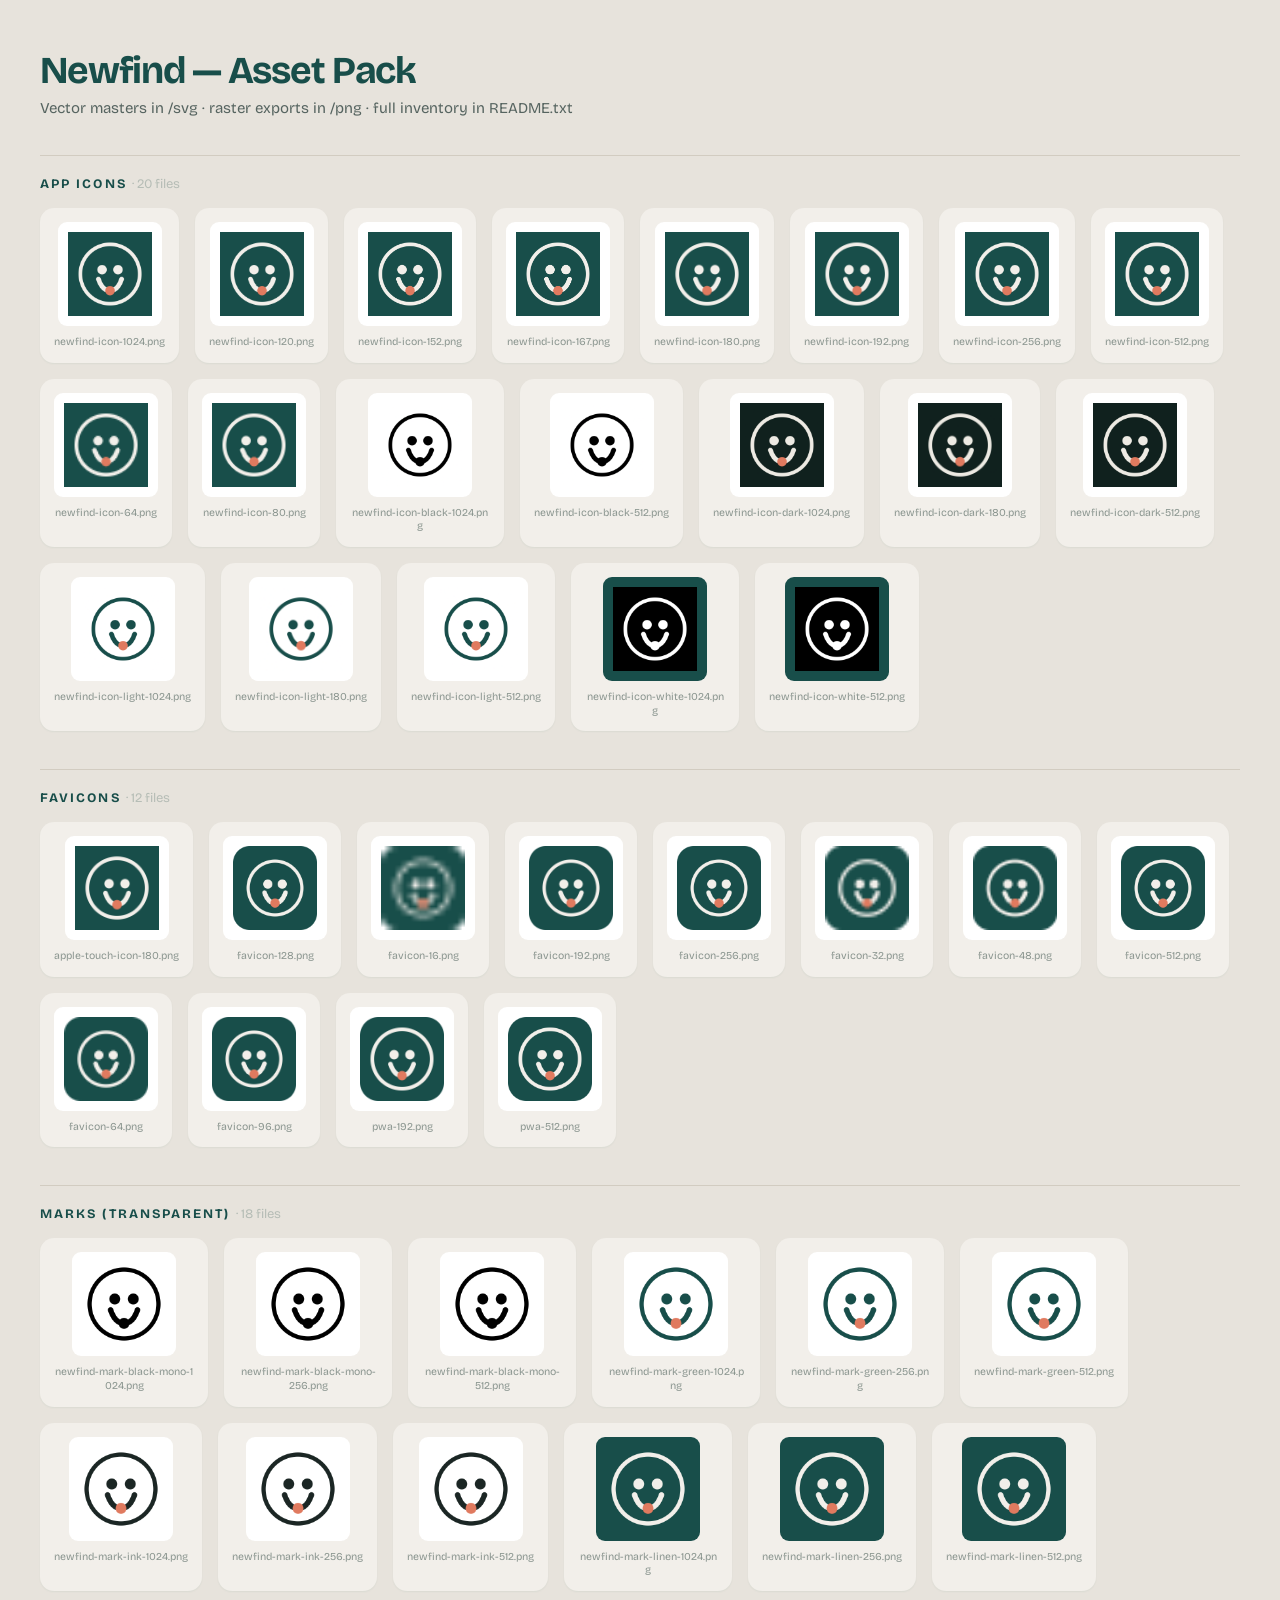
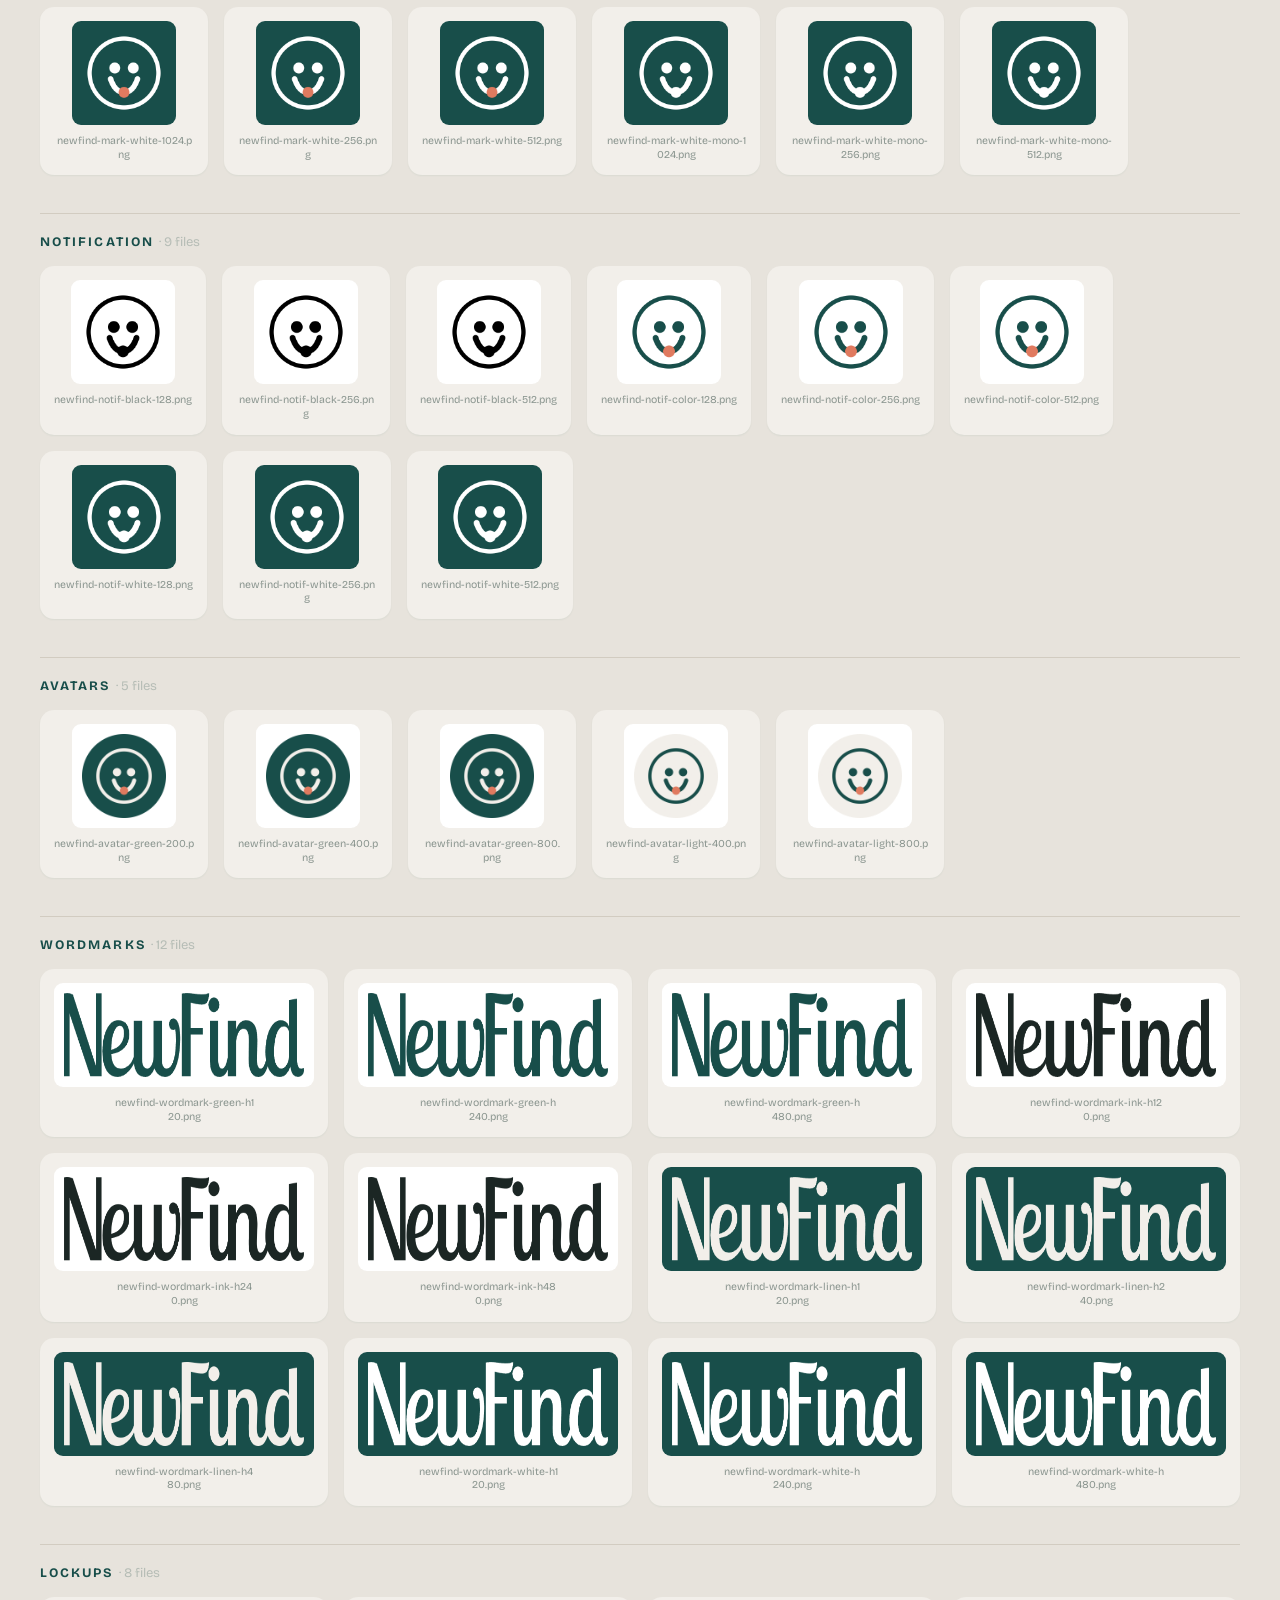
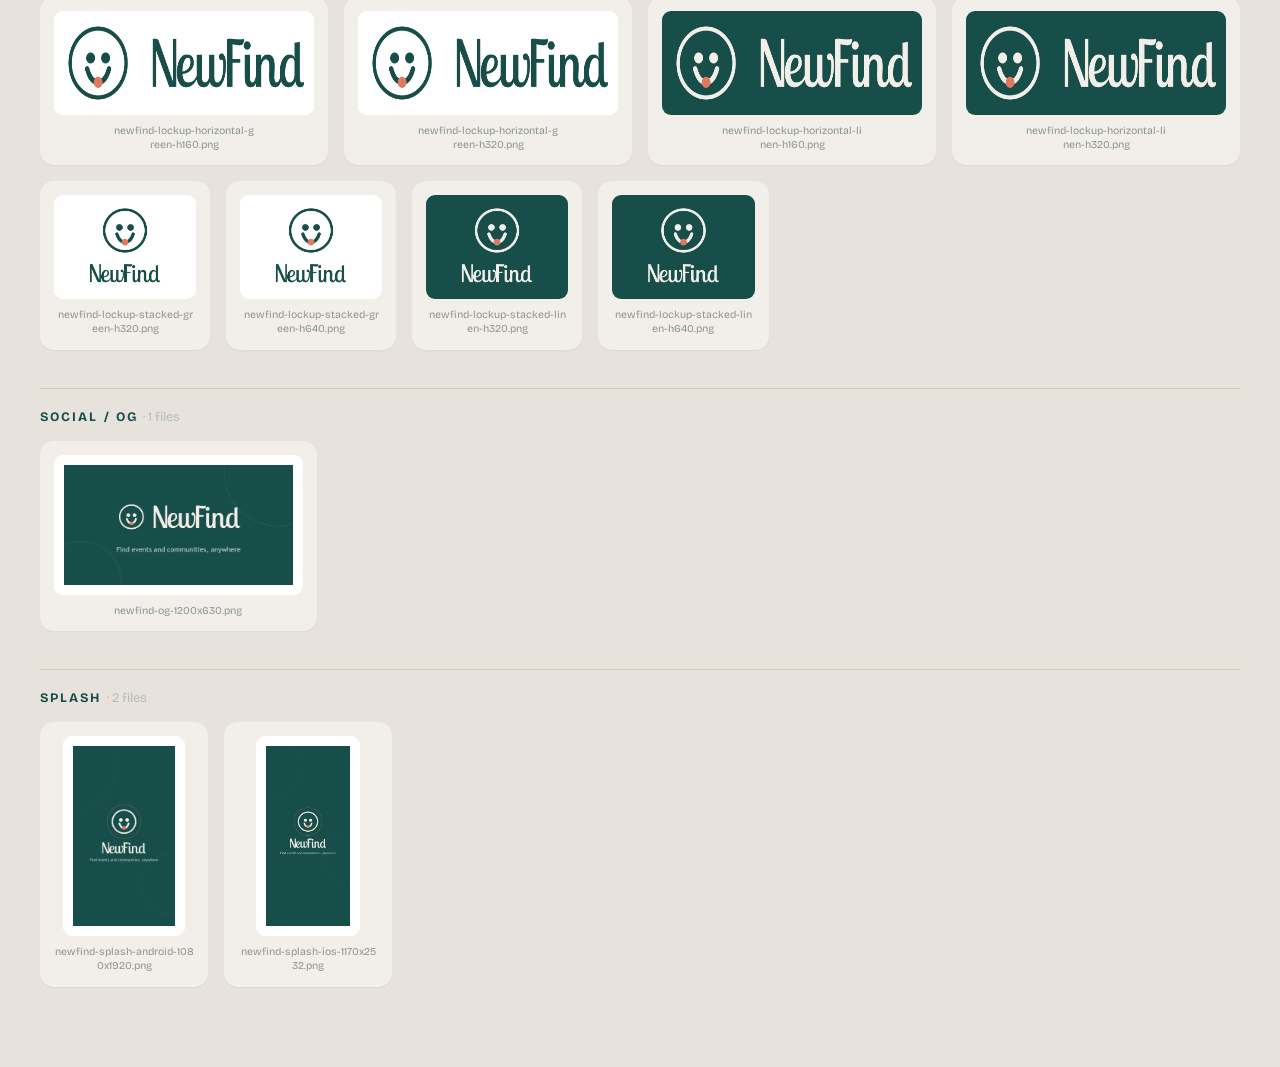
<file: logo_and_wordmark/index.html>
<!DOCTYPE html><html><head><meta charset="utf-8"><link href="https://fonts.googleapis.com/css2?family=Bricolage+Grotesque:wght@400;600;700&display=swap" rel="stylesheet"><style>
*{box-sizing:border-box}body{margin:0;background:#E7E3DC;font-family:'Bricolage Grotesque',sans-serif;color:#1B2624;padding:48px 40px 80px}
h1{color:#184E4A;font-size:38px;letter-spacing:-.03em;margin:0 0 6px}.sub{color:#566460;font-size:15px;margin-bottom:36px}
h2{color:#184E4A;font-size:13px;letter-spacing:.16em;text-transform:uppercase;margin:38px 0 16px;border-top:1px solid #D2CCC1;padding-top:20px}
.grid{display:flex;flex-wrap:wrap;gap:16px}
.card{background:#F2EFEA;border-radius:14px;padding:14px;display:flex;flex-direction:column;align-items:center;gap:9px;box-shadow:0 1px 2px rgba(24,78,74,.06)}
.card .imgwrap{display:flex;align-items:center;justify-content:center}
.card .nm{font-size:10.5px;color:#8A958F;max-width:140px;text-align:center;word-break:break-all;line-height:1.3}
</style></head><body>
<h1>Newfind — Asset Pack</h1><div class="sub">Vector masters in /svg · raster exports in /png · full inventory in README.txt</div><h2>App icons <span style="color:#B6BDB6;font-weight:400;text-transform:none;letter-spacing:0">· 20 files</span></h2><div class="grid"><div class="card"><div class="imgwrap" style="background:#FFFFFF;border-radius:9px;padding:10px;height:104px"><img src="png/app-icon/newfind-icon-1024.png" style="height:84px;max-width:240px;display:block"></div><div class="nm">newfind-icon-1024.png</div></div><div class="card"><div class="imgwrap" style="background:#FFFFFF;border-radius:9px;padding:10px;height:104px"><img src="png/app-icon/newfind-icon-120.png" style="height:84px;max-width:240px;display:block"></div><div class="nm">newfind-icon-120.png</div></div><div class="card"><div class="imgwrap" style="background:#FFFFFF;border-radius:9px;padding:10px;height:104px"><img src="png/app-icon/newfind-icon-152.png" style="height:84px;max-width:240px;display:block"></div><div class="nm">newfind-icon-152.png</div></div><div class="card"><div class="imgwrap" style="background:#FFFFFF;border-radius:9px;padding:10px;height:104px"><img src="png/app-icon/newfind-icon-167.png" style="height:84px;max-width:240px;display:block"></div><div class="nm">newfind-icon-167.png</div></div><div class="card"><div class="imgwrap" style="background:#FFFFFF;border-radius:9px;padding:10px;height:104px"><img src="png/app-icon/newfind-icon-180.png" style="height:84px;max-width:240px;display:block"></div><div class="nm">newfind-icon-180.png</div></div><div class="card"><div class="imgwrap" style="background:#FFFFFF;border-radius:9px;padding:10px;height:104px"><img src="png/app-icon/newfind-icon-192.png" style="height:84px;max-width:240px;display:block"></div><div class="nm">newfind-icon-192.png</div></div><div class="card"><div class="imgwrap" style="background:#FFFFFF;border-radius:9px;padding:10px;height:104px"><img src="png/app-icon/newfind-icon-256.png" style="height:84px;max-width:240px;display:block"></div><div class="nm">newfind-icon-256.png</div></div><div class="card"><div class="imgwrap" style="background:#FFFFFF;border-radius:9px;padding:10px;height:104px"><img src="png/app-icon/newfind-icon-512.png" style="height:84px;max-width:240px;display:block"></div><div class="nm">newfind-icon-512.png</div></div><div class="card"><div class="imgwrap" style="background:#FFFFFF;border-radius:9px;padding:10px;height:104px"><img src="png/app-icon/newfind-icon-64.png" style="height:84px;max-width:240px;display:block"></div><div class="nm">newfind-icon-64.png</div></div><div class="card"><div class="imgwrap" style="background:#FFFFFF;border-radius:9px;padding:10px;height:104px"><img src="png/app-icon/newfind-icon-80.png" style="height:84px;max-width:240px;display:block"></div><div class="nm">newfind-icon-80.png</div></div><div class="card"><div class="imgwrap" style="background:#FFFFFF;border-radius:9px;padding:10px;height:104px"><img src="png/app-icon/newfind-icon-black-1024.png" style="height:84px;max-width:240px;display:block"></div><div class="nm">newfind-icon-black-1024.png</div></div><div class="card"><div class="imgwrap" style="background:#FFFFFF;border-radius:9px;padding:10px;height:104px"><img src="png/app-icon/newfind-icon-black-512.png" style="height:84px;max-width:240px;display:block"></div><div class="nm">newfind-icon-black-512.png</div></div><div class="card"><div class="imgwrap" style="background:#FFFFFF;border-radius:9px;padding:10px;height:104px"><img src="png/app-icon/newfind-icon-dark-1024.png" style="height:84px;max-width:240px;display:block"></div><div class="nm">newfind-icon-dark-1024.png</div></div><div class="card"><div class="imgwrap" style="background:#FFFFFF;border-radius:9px;padding:10px;height:104px"><img src="png/app-icon/newfind-icon-dark-180.png" style="height:84px;max-width:240px;display:block"></div><div class="nm">newfind-icon-dark-180.png</div></div><div class="card"><div class="imgwrap" style="background:#FFFFFF;border-radius:9px;padding:10px;height:104px"><img src="png/app-icon/newfind-icon-dark-512.png" style="height:84px;max-width:240px;display:block"></div><div class="nm">newfind-icon-dark-512.png</div></div><div class="card"><div class="imgwrap" style="background:#FFFFFF;border-radius:9px;padding:10px;height:104px"><img src="png/app-icon/newfind-icon-light-1024.png" style="height:84px;max-width:240px;display:block"></div><div class="nm">newfind-icon-light-1024.png</div></div><div class="card"><div class="imgwrap" style="background:#FFFFFF;border-radius:9px;padding:10px;height:104px"><img src="png/app-icon/newfind-icon-light-180.png" style="height:84px;max-width:240px;display:block"></div><div class="nm">newfind-icon-light-180.png</div></div><div class="card"><div class="imgwrap" style="background:#FFFFFF;border-radius:9px;padding:10px;height:104px"><img src="png/app-icon/newfind-icon-light-512.png" style="height:84px;max-width:240px;display:block"></div><div class="nm">newfind-icon-light-512.png</div></div><div class="card"><div class="imgwrap" style="background:#184E4A;border-radius:9px;padding:10px;height:104px"><img src="png/app-icon/newfind-icon-white-1024.png" style="height:84px;max-width:240px;display:block"></div><div class="nm">newfind-icon-white-1024.png</div></div><div class="card"><div class="imgwrap" style="background:#184E4A;border-radius:9px;padding:10px;height:104px"><img src="png/app-icon/newfind-icon-white-512.png" style="height:84px;max-width:240px;display:block"></div><div class="nm">newfind-icon-white-512.png</div></div></div><h2>Favicons <span style="color:#B6BDB6;font-weight:400;text-transform:none;letter-spacing:0">· 12 files</span></h2><div class="grid"><div class="card"><div class="imgwrap" style="background:#FFFFFF;border-radius:9px;padding:10px;height:104px"><img src="png/favicon/apple-touch-icon-180.png" style="height:84px;max-width:240px;display:block"></div><div class="nm">apple-touch-icon-180.png</div></div><div class="card"><div class="imgwrap" style="background:#FFFFFF;border-radius:9px;padding:10px;height:104px"><img src="png/favicon/favicon-128.png" style="height:84px;max-width:240px;display:block"></div><div class="nm">favicon-128.png</div></div><div class="card"><div class="imgwrap" style="background:#FFFFFF;border-radius:9px;padding:10px;height:104px"><img src="png/favicon/favicon-16.png" style="height:84px;max-width:240px;display:block"></div><div class="nm">favicon-16.png</div></div><div class="card"><div class="imgwrap" style="background:#FFFFFF;border-radius:9px;padding:10px;height:104px"><img src="png/favicon/favicon-192.png" style="height:84px;max-width:240px;display:block"></div><div class="nm">favicon-192.png</div></div><div class="card"><div class="imgwrap" style="background:#FFFFFF;border-radius:9px;padding:10px;height:104px"><img src="png/favicon/favicon-256.png" style="height:84px;max-width:240px;display:block"></div><div class="nm">favicon-256.png</div></div><div class="card"><div class="imgwrap" style="background:#FFFFFF;border-radius:9px;padding:10px;height:104px"><img src="png/favicon/favicon-32.png" style="height:84px;max-width:240px;display:block"></div><div class="nm">favicon-32.png</div></div><div class="card"><div class="imgwrap" style="background:#FFFFFF;border-radius:9px;padding:10px;height:104px"><img src="png/favicon/favicon-48.png" style="height:84px;max-width:240px;display:block"></div><div class="nm">favicon-48.png</div></div><div class="card"><div class="imgwrap" style="background:#FFFFFF;border-radius:9px;padding:10px;height:104px"><img src="png/favicon/favicon-512.png" style="height:84px;max-width:240px;display:block"></div><div class="nm">favicon-512.png</div></div><div class="card"><div class="imgwrap" style="background:#FFFFFF;border-radius:9px;padding:10px;height:104px"><img src="png/favicon/favicon-64.png" style="height:84px;max-width:240px;display:block"></div><div class="nm">favicon-64.png</div></div><div class="card"><div class="imgwrap" style="background:#FFFFFF;border-radius:9px;padding:10px;height:104px"><img src="png/favicon/favicon-96.png" style="height:84px;max-width:240px;display:block"></div><div class="nm">favicon-96.png</div></div><div class="card"><div class="imgwrap" style="background:#FFFFFF;border-radius:9px;padding:10px;height:104px"><img src="png/favicon/pwa-192.png" style="height:84px;max-width:240px;display:block"></div><div class="nm">pwa-192.png</div></div><div class="card"><div class="imgwrap" style="background:#FFFFFF;border-radius:9px;padding:10px;height:104px"><img src="png/favicon/pwa-512.png" style="height:84px;max-width:240px;display:block"></div><div class="nm">pwa-512.png</div></div></div><h2>Marks (transparent) <span style="color:#B6BDB6;font-weight:400;text-transform:none;letter-spacing:0">· 18 files</span></h2><div class="grid"><div class="card"><div class="imgwrap" style="background:#FFFFFF;border-radius:9px;padding:10px;height:104px"><img src="png/mark/newfind-mark-black-mono-1024.png" style="height:84px;max-width:240px;display:block"></div><div class="nm">newfind-mark-black-mono-1024.png</div></div><div class="card"><div class="imgwrap" style="background:#FFFFFF;border-radius:9px;padding:10px;height:104px"><img src="png/mark/newfind-mark-black-mono-256.png" style="height:84px;max-width:240px;display:block"></div><div class="nm">newfind-mark-black-mono-256.png</div></div><div class="card"><div class="imgwrap" style="background:#FFFFFF;border-radius:9px;padding:10px;height:104px"><img src="png/mark/newfind-mark-black-mono-512.png" style="height:84px;max-width:240px;display:block"></div><div class="nm">newfind-mark-black-mono-512.png</div></div><div class="card"><div class="imgwrap" style="background:#FFFFFF;border-radius:9px;padding:10px;height:104px"><img src="png/mark/newfind-mark-green-1024.png" style="height:84px;max-width:240px;display:block"></div><div class="nm">newfind-mark-green-1024.png</div></div><div class="card"><div class="imgwrap" style="background:#FFFFFF;border-radius:9px;padding:10px;height:104px"><img src="png/mark/newfind-mark-green-256.png" style="height:84px;max-width:240px;display:block"></div><div class="nm">newfind-mark-green-256.png</div></div><div class="card"><div class="imgwrap" style="background:#FFFFFF;border-radius:9px;padding:10px;height:104px"><img src="png/mark/newfind-mark-green-512.png" style="height:84px;max-width:240px;display:block"></div><div class="nm">newfind-mark-green-512.png</div></div><div class="card"><div class="imgwrap" style="background:#FFFFFF;border-radius:9px;padding:10px;height:104px"><img src="png/mark/newfind-mark-ink-1024.png" style="height:84px;max-width:240px;display:block"></div><div class="nm">newfind-mark-ink-1024.png</div></div><div class="card"><div class="imgwrap" style="background:#FFFFFF;border-radius:9px;padding:10px;height:104px"><img src="png/mark/newfind-mark-ink-256.png" style="height:84px;max-width:240px;display:block"></div><div class="nm">newfind-mark-ink-256.png</div></div><div class="card"><div class="imgwrap" style="background:#FFFFFF;border-radius:9px;padding:10px;height:104px"><img src="png/mark/newfind-mark-ink-512.png" style="height:84px;max-width:240px;display:block"></div><div class="nm">newfind-mark-ink-512.png</div></div><div class="card"><div class="imgwrap" style="background:#184E4A;border-radius:9px;padding:10px;height:104px"><img src="png/mark/newfind-mark-linen-1024.png" style="height:84px;max-width:240px;display:block"></div><div class="nm">newfind-mark-linen-1024.png</div></div><div class="card"><div class="imgwrap" style="background:#184E4A;border-radius:9px;padding:10px;height:104px"><img src="png/mark/newfind-mark-linen-256.png" style="height:84px;max-width:240px;display:block"></div><div class="nm">newfind-mark-linen-256.png</div></div><div class="card"><div class="imgwrap" style="background:#184E4A;border-radius:9px;padding:10px;height:104px"><img src="png/mark/newfind-mark-linen-512.png" style="height:84px;max-width:240px;display:block"></div><div class="nm">newfind-mark-linen-512.png</div></div><div class="card"><div class="imgwrap" style="background:#184E4A;border-radius:9px;padding:10px;height:104px"><img src="png/mark/newfind-mark-white-1024.png" style="height:84px;max-width:240px;display:block"></div><div class="nm">newfind-mark-white-1024.png</div></div><div class="card"><div class="imgwrap" style="background:#184E4A;border-radius:9px;padding:10px;height:104px"><img src="png/mark/newfind-mark-white-256.png" style="height:84px;max-width:240px;display:block"></div><div class="nm">newfind-mark-white-256.png</div></div><div class="card"><div class="imgwrap" style="background:#184E4A;border-radius:9px;padding:10px;height:104px"><img src="png/mark/newfind-mark-white-512.png" style="height:84px;max-width:240px;display:block"></div><div class="nm">newfind-mark-white-512.png</div></div><div class="card"><div class="imgwrap" style="background:#184E4A;border-radius:9px;padding:10px;height:104px"><img src="png/mark/newfind-mark-white-mono-1024.png" style="height:84px;max-width:240px;display:block"></div><div class="nm">newfind-mark-white-mono-1024.png</div></div><div class="card"><div class="imgwrap" style="background:#184E4A;border-radius:9px;padding:10px;height:104px"><img src="png/mark/newfind-mark-white-mono-256.png" style="height:84px;max-width:240px;display:block"></div><div class="nm">newfind-mark-white-mono-256.png</div></div><div class="card"><div class="imgwrap" style="background:#184E4A;border-radius:9px;padding:10px;height:104px"><img src="png/mark/newfind-mark-white-mono-512.png" style="height:84px;max-width:240px;display:block"></div><div class="nm">newfind-mark-white-mono-512.png</div></div></div><h2>Notification <span style="color:#B6BDB6;font-weight:400;text-transform:none;letter-spacing:0">· 9 files</span></h2><div class="grid"><div class="card"><div class="imgwrap" style="background:#FFFFFF;border-radius:9px;padding:10px;height:104px"><img src="png/notification/newfind-notif-black-128.png" style="height:84px;max-width:240px;display:block"></div><div class="nm">newfind-notif-black-128.png</div></div><div class="card"><div class="imgwrap" style="background:#FFFFFF;border-radius:9px;padding:10px;height:104px"><img src="png/notification/newfind-notif-black-256.png" style="height:84px;max-width:240px;display:block"></div><div class="nm">newfind-notif-black-256.png</div></div><div class="card"><div class="imgwrap" style="background:#FFFFFF;border-radius:9px;padding:10px;height:104px"><img src="png/notification/newfind-notif-black-512.png" style="height:84px;max-width:240px;display:block"></div><div class="nm">newfind-notif-black-512.png</div></div><div class="card"><div class="imgwrap" style="background:#FFFFFF;border-radius:9px;padding:10px;height:104px"><img src="png/notification/newfind-notif-color-128.png" style="height:84px;max-width:240px;display:block"></div><div class="nm">newfind-notif-color-128.png</div></div><div class="card"><div class="imgwrap" style="background:#FFFFFF;border-radius:9px;padding:10px;height:104px"><img src="png/notification/newfind-notif-color-256.png" style="height:84px;max-width:240px;display:block"></div><div class="nm">newfind-notif-color-256.png</div></div><div class="card"><div class="imgwrap" style="background:#FFFFFF;border-radius:9px;padding:10px;height:104px"><img src="png/notification/newfind-notif-color-512.png" style="height:84px;max-width:240px;display:block"></div><div class="nm">newfind-notif-color-512.png</div></div><div class="card"><div class="imgwrap" style="background:#184E4A;border-radius:9px;padding:10px;height:104px"><img src="png/notification/newfind-notif-white-128.png" style="height:84px;max-width:240px;display:block"></div><div class="nm">newfind-notif-white-128.png</div></div><div class="card"><div class="imgwrap" style="background:#184E4A;border-radius:9px;padding:10px;height:104px"><img src="png/notification/newfind-notif-white-256.png" style="height:84px;max-width:240px;display:block"></div><div class="nm">newfind-notif-white-256.png</div></div><div class="card"><div class="imgwrap" style="background:#184E4A;border-radius:9px;padding:10px;height:104px"><img src="png/notification/newfind-notif-white-512.png" style="height:84px;max-width:240px;display:block"></div><div class="nm">newfind-notif-white-512.png</div></div></div><h2>Avatars <span style="color:#B6BDB6;font-weight:400;text-transform:none;letter-spacing:0">· 5 files</span></h2><div class="grid"><div class="card"><div class="imgwrap" style="background:#FFFFFF;border-radius:9px;padding:10px;height:104px"><img src="png/avatar/newfind-avatar-green-200.png" style="height:84px;max-width:240px;display:block"></div><div class="nm">newfind-avatar-green-200.png</div></div><div class="card"><div class="imgwrap" style="background:#FFFFFF;border-radius:9px;padding:10px;height:104px"><img src="png/avatar/newfind-avatar-green-400.png" style="height:84px;max-width:240px;display:block"></div><div class="nm">newfind-avatar-green-400.png</div></div><div class="card"><div class="imgwrap" style="background:#FFFFFF;border-radius:9px;padding:10px;height:104px"><img src="png/avatar/newfind-avatar-green-800.png" style="height:84px;max-width:240px;display:block"></div><div class="nm">newfind-avatar-green-800.png</div></div><div class="card"><div class="imgwrap" style="background:#FFFFFF;border-radius:9px;padding:10px;height:104px"><img src="png/avatar/newfind-avatar-light-400.png" style="height:84px;max-width:240px;display:block"></div><div class="nm">newfind-avatar-light-400.png</div></div><div class="card"><div class="imgwrap" style="background:#FFFFFF;border-radius:9px;padding:10px;height:104px"><img src="png/avatar/newfind-avatar-light-800.png" style="height:84px;max-width:240px;display:block"></div><div class="nm">newfind-avatar-light-800.png</div></div></div><h2>Wordmarks <span style="color:#B6BDB6;font-weight:400;text-transform:none;letter-spacing:0">· 12 files</span></h2><div class="grid"><div class="card"><div class="imgwrap" style="background:#FFFFFF;border-radius:9px;padding:10px;height:104px"><img src="png/wordmark/newfind-wordmark-green-h120.png" style="height:84px;max-width:240px;display:block"></div><div class="nm">newfind-wordmark-green-h120.png</div></div><div class="card"><div class="imgwrap" style="background:#FFFFFF;border-radius:9px;padding:10px;height:104px"><img src="png/wordmark/newfind-wordmark-green-h240.png" style="height:84px;max-width:240px;display:block"></div><div class="nm">newfind-wordmark-green-h240.png</div></div><div class="card"><div class="imgwrap" style="background:#FFFFFF;border-radius:9px;padding:10px;height:104px"><img src="png/wordmark/newfind-wordmark-green-h480.png" style="height:84px;max-width:240px;display:block"></div><div class="nm">newfind-wordmark-green-h480.png</div></div><div class="card"><div class="imgwrap" style="background:#FFFFFF;border-radius:9px;padding:10px;height:104px"><img src="png/wordmark/newfind-wordmark-ink-h120.png" style="height:84px;max-width:240px;display:block"></div><div class="nm">newfind-wordmark-ink-h120.png</div></div><div class="card"><div class="imgwrap" style="background:#FFFFFF;border-radius:9px;padding:10px;height:104px"><img src="png/wordmark/newfind-wordmark-ink-h240.png" style="height:84px;max-width:240px;display:block"></div><div class="nm">newfind-wordmark-ink-h240.png</div></div><div class="card"><div class="imgwrap" style="background:#FFFFFF;border-radius:9px;padding:10px;height:104px"><img src="png/wordmark/newfind-wordmark-ink-h480.png" style="height:84px;max-width:240px;display:block"></div><div class="nm">newfind-wordmark-ink-h480.png</div></div><div class="card"><div class="imgwrap" style="background:#184E4A;border-radius:9px;padding:10px;height:104px"><img src="png/wordmark/newfind-wordmark-linen-h120.png" style="height:84px;max-width:240px;display:block"></div><div class="nm">newfind-wordmark-linen-h120.png</div></div><div class="card"><div class="imgwrap" style="background:#184E4A;border-radius:9px;padding:10px;height:104px"><img src="png/wordmark/newfind-wordmark-linen-h240.png" style="height:84px;max-width:240px;display:block"></div><div class="nm">newfind-wordmark-linen-h240.png</div></div><div class="card"><div class="imgwrap" style="background:#184E4A;border-radius:9px;padding:10px;height:104px"><img src="png/wordmark/newfind-wordmark-linen-h480.png" style="height:84px;max-width:240px;display:block"></div><div class="nm">newfind-wordmark-linen-h480.png</div></div><div class="card"><div class="imgwrap" style="background:#184E4A;border-radius:9px;padding:10px;height:104px"><img src="png/wordmark/newfind-wordmark-white-h120.png" style="height:84px;max-width:240px;display:block"></div><div class="nm">newfind-wordmark-white-h120.png</div></div><div class="card"><div class="imgwrap" style="background:#184E4A;border-radius:9px;padding:10px;height:104px"><img src="png/wordmark/newfind-wordmark-white-h240.png" style="height:84px;max-width:240px;display:block"></div><div class="nm">newfind-wordmark-white-h240.png</div></div><div class="card"><div class="imgwrap" style="background:#184E4A;border-radius:9px;padding:10px;height:104px"><img src="png/wordmark/newfind-wordmark-white-h480.png" style="height:84px;max-width:240px;display:block"></div><div class="nm">newfind-wordmark-white-h480.png</div></div></div><h2>Lockups <span style="color:#B6BDB6;font-weight:400;text-transform:none;letter-spacing:0">· 8 files</span></h2><div class="grid"><div class="card"><div class="imgwrap" style="background:#FFFFFF;border-radius:9px;padding:10px;height:104px"><img src="png/lockup/newfind-lockup-horizontal-green-h160.png" style="height:84px;max-width:240px;display:block"></div><div class="nm">newfind-lockup-horizontal-green-h160.png</div></div><div class="card"><div class="imgwrap" style="background:#FFFFFF;border-radius:9px;padding:10px;height:104px"><img src="png/lockup/newfind-lockup-horizontal-green-h320.png" style="height:84px;max-width:240px;display:block"></div><div class="nm">newfind-lockup-horizontal-green-h320.png</div></div><div class="card"><div class="imgwrap" style="background:#184E4A;border-radius:9px;padding:10px;height:104px"><img src="png/lockup/newfind-lockup-horizontal-linen-h160.png" style="height:84px;max-width:240px;display:block"></div><div class="nm">newfind-lockup-horizontal-linen-h160.png</div></div><div class="card"><div class="imgwrap" style="background:#184E4A;border-radius:9px;padding:10px;height:104px"><img src="png/lockup/newfind-lockup-horizontal-linen-h320.png" style="height:84px;max-width:240px;display:block"></div><div class="nm">newfind-lockup-horizontal-linen-h320.png</div></div><div class="card"><div class="imgwrap" style="background:#FFFFFF;border-radius:9px;padding:10px;height:104px"><img src="png/lockup/newfind-lockup-stacked-green-h320.png" style="height:84px;max-width:240px;display:block"></div><div class="nm">newfind-lockup-stacked-green-h320.png</div></div><div class="card"><div class="imgwrap" style="background:#FFFFFF;border-radius:9px;padding:10px;height:104px"><img src="png/lockup/newfind-lockup-stacked-green-h640.png" style="height:84px;max-width:240px;display:block"></div><div class="nm">newfind-lockup-stacked-green-h640.png</div></div><div class="card"><div class="imgwrap" style="background:#184E4A;border-radius:9px;padding:10px;height:104px"><img src="png/lockup/newfind-lockup-stacked-linen-h320.png" style="height:84px;max-width:240px;display:block"></div><div class="nm">newfind-lockup-stacked-linen-h320.png</div></div><div class="card"><div class="imgwrap" style="background:#184E4A;border-radius:9px;padding:10px;height:104px"><img src="png/lockup/newfind-lockup-stacked-linen-h640.png" style="height:84px;max-width:240px;display:block"></div><div class="nm">newfind-lockup-stacked-linen-h640.png</div></div></div><h2>Social / OG <span style="color:#B6BDB6;font-weight:400;text-transform:none;letter-spacing:0">· 1 files</span></h2><div class="grid"><div class="card"><div class="imgwrap" style="background:#FFFFFF;border-radius:9px;padding:10px;height:140px"><img src="png/social/newfind-og-1200x630.png" style="height:120px;max-width:240px;display:block"></div><div class="nm">newfind-og-1200x630.png</div></div></div><h2>Splash <span style="color:#B6BDB6;font-weight:400;text-transform:none;letter-spacing:0">· 2 files</span></h2><div class="grid"><div class="card"><div class="imgwrap" style="background:#FFFFFF;border-radius:9px;padding:10px;height:200px"><img src="png/splash/newfind-splash-android-1080x1920.png" style="height:180px;max-width:240px;display:block"></div><div class="nm">newfind-splash-android-1080x1920.png</div></div><div class="card"><div class="imgwrap" style="background:#FFFFFF;border-radius:9px;padding:10px;height:200px"><img src="png/splash/newfind-splash-ios-1170x2532.png" style="height:180px;max-width:240px;display:block"></div><div class="nm">newfind-splash-ios-1170x2532.png</div></div></div></body></html>
</file>
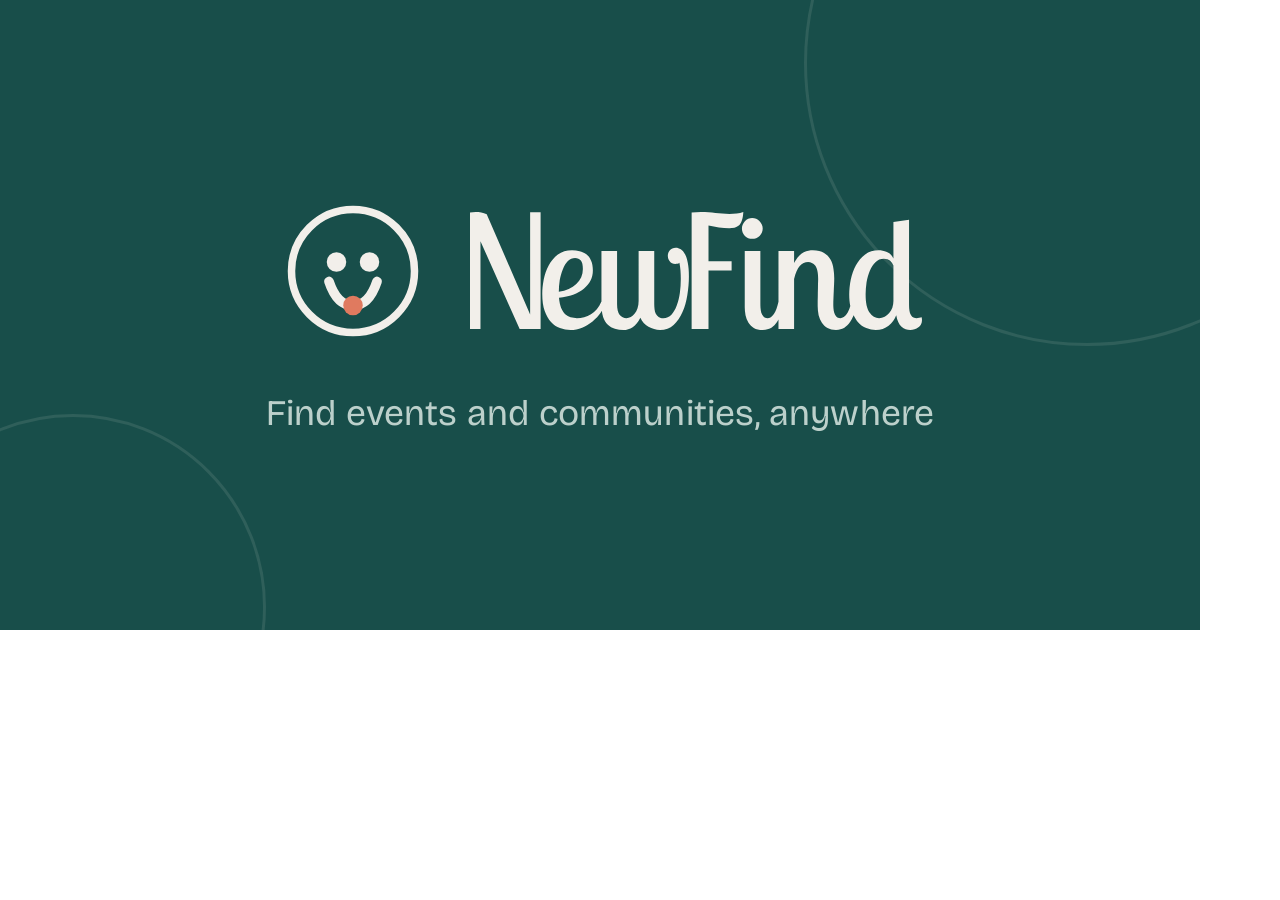
<file: logo_and_wordmark/render/og.html>
<!DOCTYPE html>
<html>
<head>
<meta charset="utf-8">
<link rel="preconnect" href="https://fonts.googleapis.com">
<link rel="preconnect" href="https://fonts.gstatic.com" crossorigin>
<link href="https://fonts.googleapis.com/css2?family=Bricolage+Grotesque:opsz,wght@12..96,400;12..96,600;12..96,700&display=swap" rel="stylesheet">
<style>
  html,body{margin:0;padding:0;}
  #card{width:1200px;height:630px;background:#184E4A;position:relative;overflow:hidden;display:flex;flex-direction:column;align-items:center;justify-content:center;gap:46px;font-family:'Bricolage Grotesque',sans-serif;}
  .ring{position:absolute;border:3px solid rgba(242,239,234,0.10);border-radius:50%;}
</style>
</head>
<body>
  <div id="card">
    <div class="ring" style="width:560px;height:560px;top:-220px;right:-170px;"></div>
    <div class="ring" style="width:380px;height:380px;bottom:-170px;left:-120px;"></div>
    <div style="display:flex;align-items:center;gap:42px;z-index:1;">
      <img src="../svg/mark/newfind-mark-linen.svg" style="height:150px;display:block;">
      <img src="../svg/wordmark/newfind-wordmark-linen.svg" style="height:118px;display:block;">
    </div>
    <div style="font-size:36px;color:#BCD0CB;z-index:1;letter-spacing:0.005em;">Find events and communities, anywhere</div>
  </div>
</body>
</html>
</file>
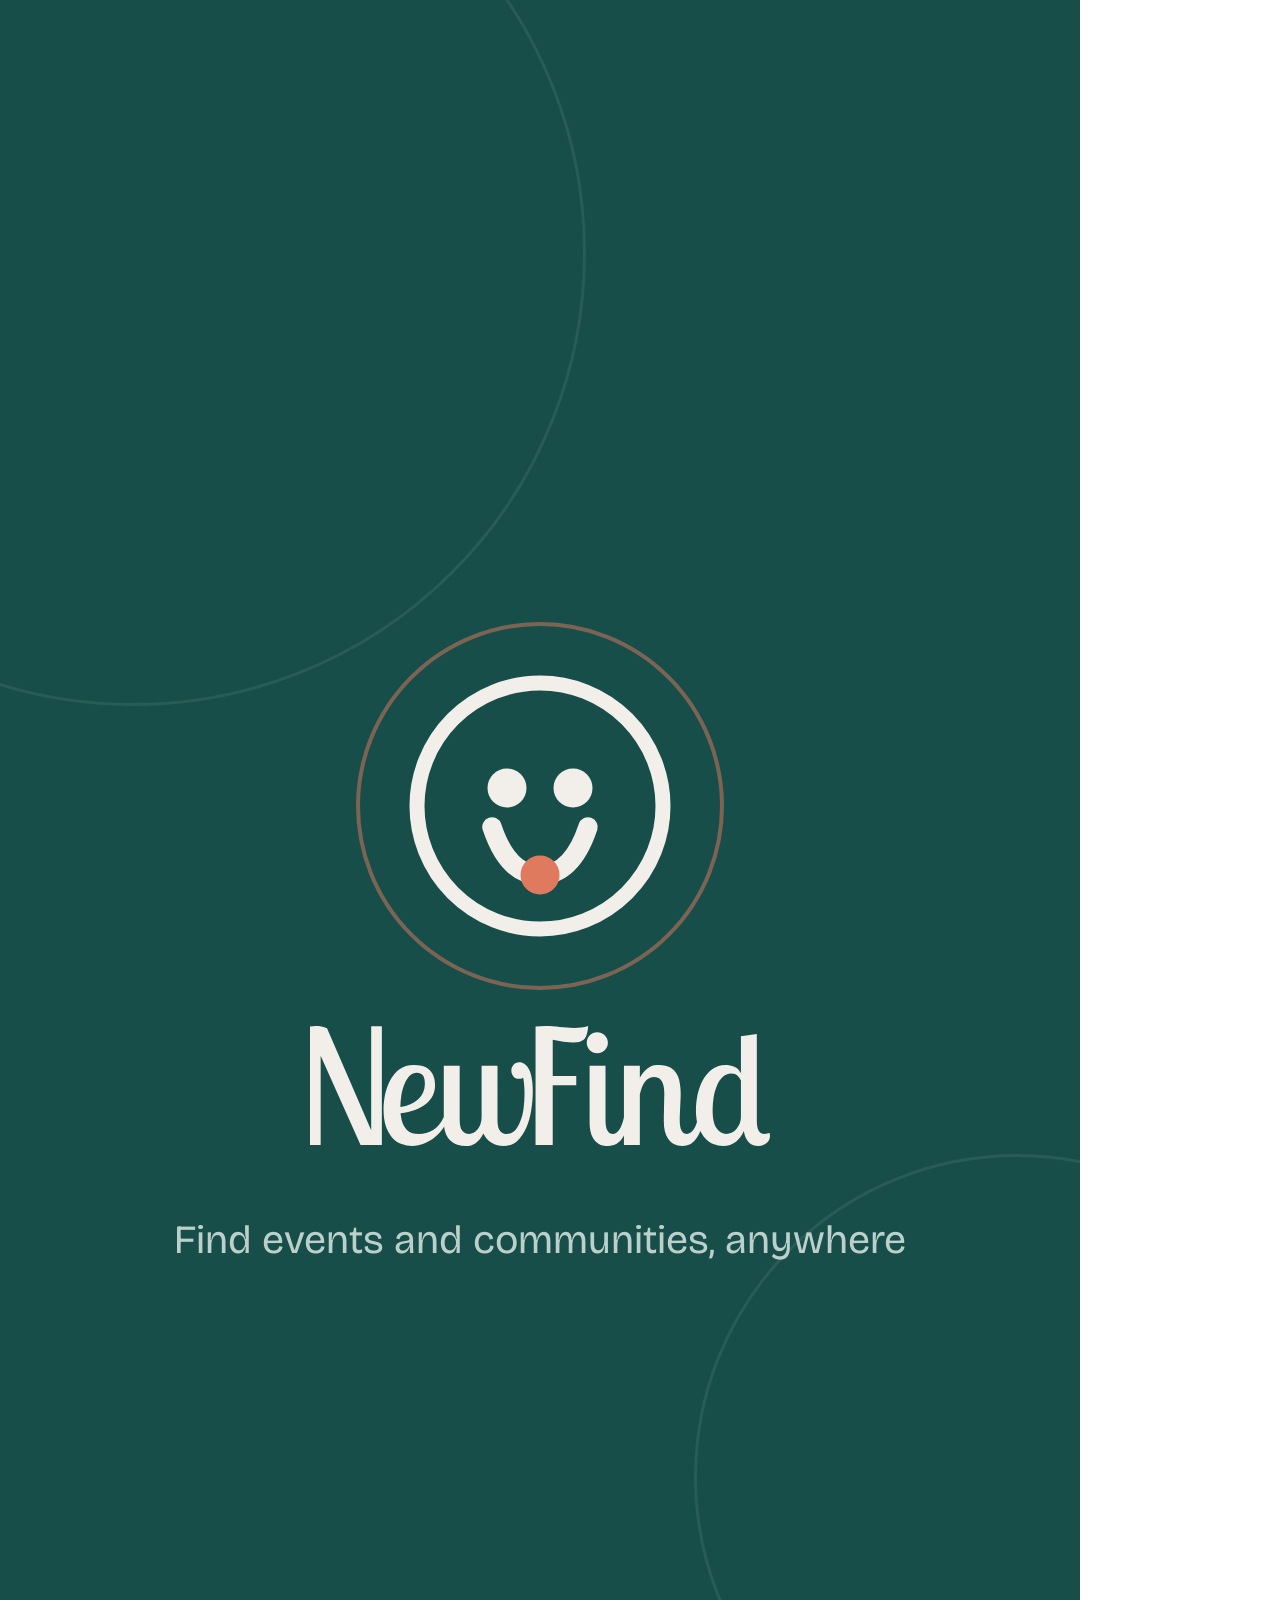
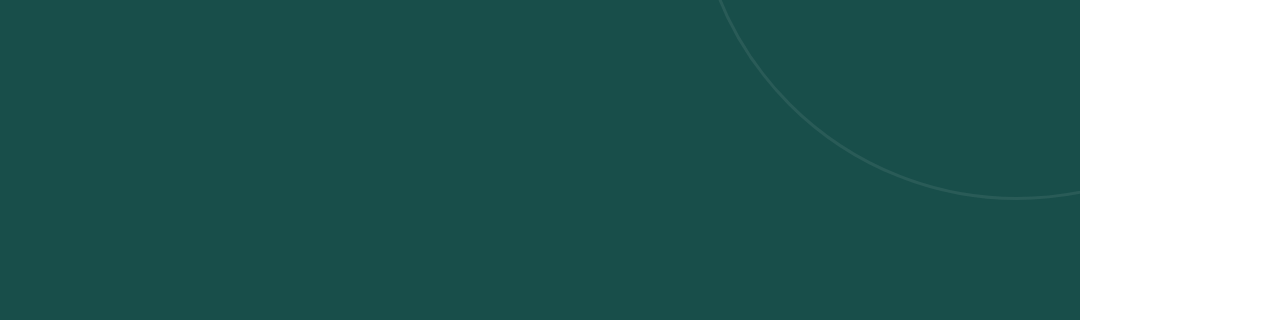
<file: logo_and_wordmark/render/splash.html>
<!DOCTYPE html>
<html>
<head>
<meta charset="utf-8">
<link rel="preconnect" href="https://fonts.googleapis.com">
<link rel="preconnect" href="https://fonts.gstatic.com" crossorigin>
<link href="https://fonts.googleapis.com/css2?family=Bricolage+Grotesque:opsz,wght@12..96,400;12..96,600&display=swap" rel="stylesheet">
<style>
  html,body{margin:0;padding:0;}
  #s{position:relative;overflow:hidden;background:#184E4A;display:flex;flex-direction:column;align-items:center;justify-content:center;font-family:'Bricolage Grotesque',sans-serif;}
  .ring{position:absolute;border:3px solid rgba(242,239,234,0.08);border-radius:50%;}
  .aura{position:absolute;border:4px solid #E07A5F;border-radius:50%;opacity:0.5;}
</style>
</head>
<body>
  <div id="s">
    <div class="ring" id="r1"></div>
    <div class="ring" id="r2"></div>
    <div style="position:relative;display:flex;align-items:center;justify-content:center;" id="markwrap">
      <div class="aura" id="aura"></div>
      <img src="../svg/mark/newfind-mark-linen.svg" id="mark">
    </div>
    <img src="../svg/wordmark/newfind-wordmark-linen.svg" id="wm">
    <div id="tag">Find events and communities, anywhere</div>
  </div>
  <script>
    const p = new URLSearchParams(location.search);
    const W = +p.get('w')||1080, H = +p.get('h')||1920;
    const s = document.getElementById('s'); s.style.width=W+'px'; s.style.height=H+'px';
    const k = W/1080;
    s.style.gap = (70*k)+'px';
    document.getElementById('r1').style.cssText='position:absolute;border:3px solid rgba(242,239,234,0.08);border-radius:50%;width:'+(900*k)+'px;height:'+(900*k)+'px;top:'+(-200*k)+'px;left:'+(-320*k)+'px;';
    document.getElementById('r2').style.cssText='position:absolute;border:3px solid rgba(242,239,234,0.08);border-radius:50%;width:'+(640*k)+'px;height:'+(640*k)+'px;bottom:'+(120*k)+'px;right:'+(-260*k)+'px;';
    const md=Math.round(300*k); document.getElementById('mark').style.cssText='height:'+md+'px;display:block;position:relative;z-index:1;';
    const ad=Math.round(360*k); const a=document.getElementById('aura'); a.style.width=ad+'px'; a.style.height=ad+'px';
    document.getElementById('wm').style.cssText='height:'+Math.round(120*k)+'px;display:block;z-index:1;';
    const t=document.getElementById('tag'); t.style.cssText='font-size:'+Math.round(40*k)+'px;color:#BCD0CB;z-index:1;text-align:center;padding:0 '+(80*k)+'px;';
  </script>
</body>
</html>
</file>
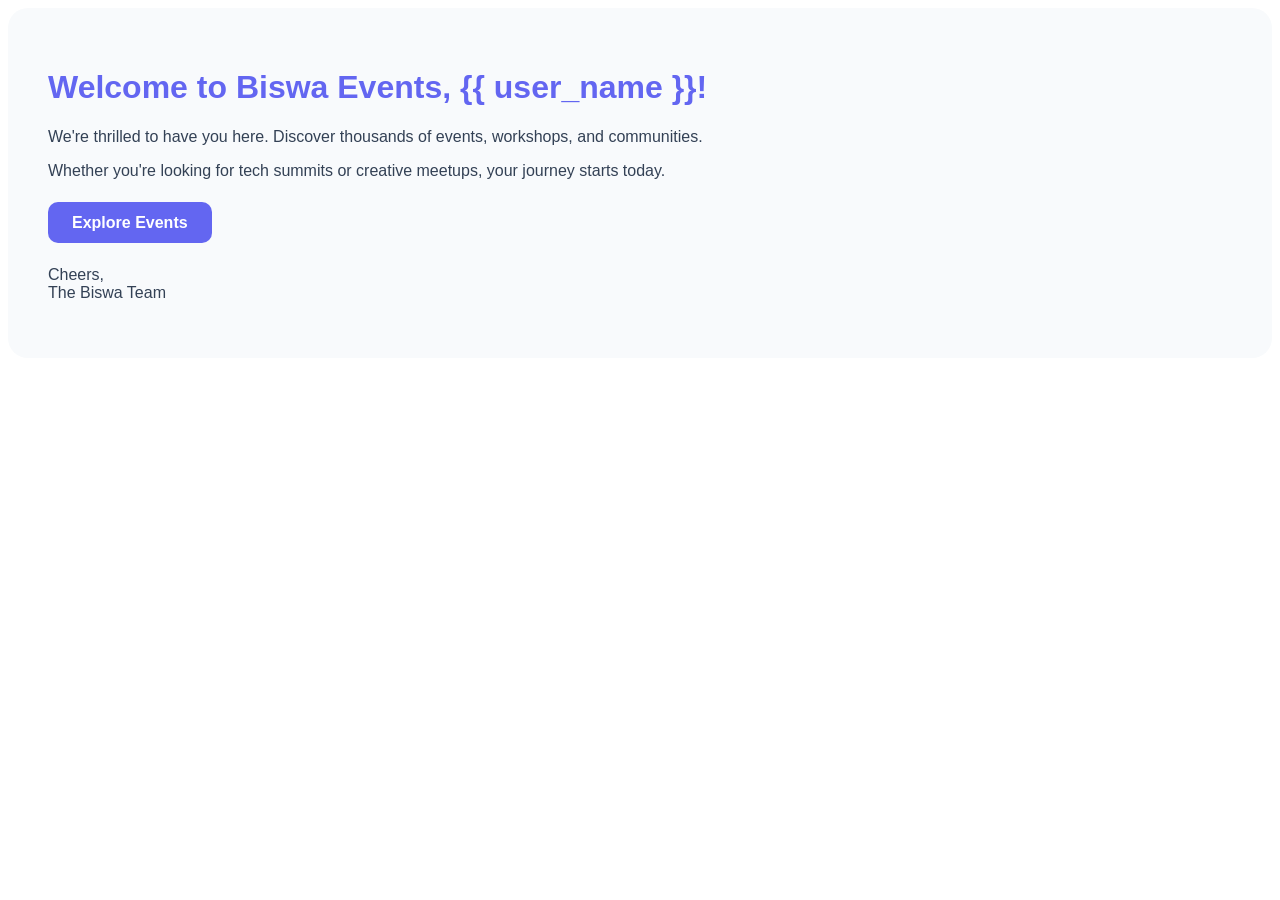
<file: backend/services/notification/app/templates/welcome.html>
<!DOCTYPE html>
<html>
<head>
    <style>
        body { font-family: 'Outfit', sans-serif; color: #334155; }
        .container { padding: 40px; background: #F8FAFC; border-radius: 20px; }
        h1 { color: #6366F1; }
        .button { background: #6366F1; color: white; padding: 12px 24px; text-decoration: none; border-radius: 10px; font-weight: bold; }
    </style>
</head>
<body>
    <div class="container">
        <h1>Welcome to Biswa Events, {{ user_name }}!</h1>
        <p>We're thrilled to have you here. Discover thousands of events, workshops, and communities.</p>
        <p>Whether you're looking for tech summits or creative meetups, your journey starts today.</p>
        <br/>
        <a href="https://biswaevents.com/discover" class="button">Explore Events</a>
        <br/><br/>
        <p>Cheers,<br/>The Biswa Team</p>
    </div>
</body>
</html>
</file>
